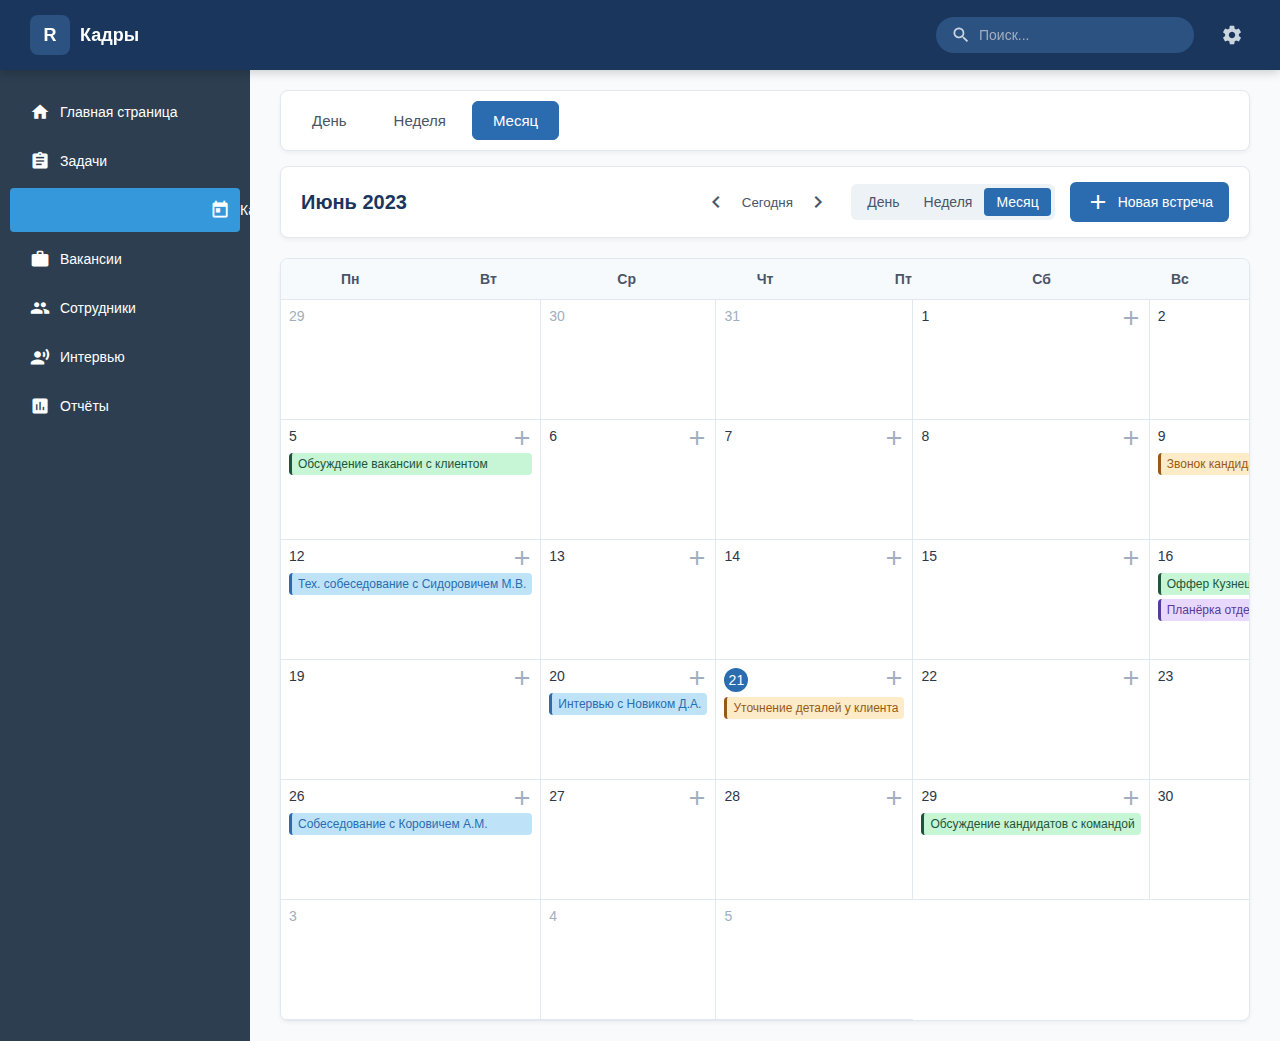
<file: calendar.html>
<!DOCTYPE html>
<html lang="ru">
<head>
    <meta charset="UTF-8">
    <meta name="viewport" content="width=device-width, initial-scale=1.0">
    <title>Календарь встреч | Кадры</title>
    <link href="https://fonts.googleapis.com/icon?family=Material+Icons" rel="stylesheet">
    <style>
        * {
            margin: 0;
            padding: 0;
            box-sizing: border-box;
            font-family: 'Segoe UI', Tahoma, Geneva, Verdana, sans-serif;
        }

        body {
            background-color: #f8fafc;
            color: #2d3748;
            min-height: 100vh;
        }

        .dashboard-container {
            display: flex;
            flex-direction: column;
            min-height: 100vh;
        }

        /* Шапка */
        .header {
            display: flex;
            justify-content: space-between;
            align-items: center;
            padding: 15px 30px;
            background-color: #1a365d;
            color: white;
            height: 70px;
            box-shadow: 0 2px 10px rgba(0, 0, 0, 0.2);
            position: sticky;
            top: 0;
            z-index: 100;
        }

        .header-left, .header-right {
            display: flex;
            align-items: center;
        }

        .logo {
            display: flex;
            align-items: center;
            gap: 10px;
        }

        .logo-icon {
            width: 40px;
            height: 40px;
            background-color: #2c5282;
            color: white;
            border-radius: 8px;
            display: flex;
            align-items: center;
            justify-content: center;
            font-weight: bold;
            font-size: 18px;
        }

        .company-name {
            font-weight: 600;
            font-size: 18px;
            color: white;
        }

        .search-box {
            display: flex;
            align-items: center;
            background-color: #2c5282;
            border-radius: 20px;
            padding: 8px 15px;
            margin-right: 20px;
            transition: all 0.3s;
        }

        .search-box:hover {
            background-color: #3182ce;
        }

        .search-box i {
            color: #cbd5e0;
            font-size: 20px;
        }

        .search-box input {
            border: none;
            background: transparent;
            margin-left: 8px;
            outline: none;
            width: 200px;
            color: white;
            font-size: 14px;
        }

        .search-box input::placeholder {
            color: #a0aec0;
        }

        .settings-btn {
            background: none;
            border: none;
            cursor: pointer;
            color: #cbd5e0;
            transition: color 0.3s;
            display: flex;
            align-items: center;
            justify-content: center;
            width: 36px;
            height: 36px;
            border-radius: 50%;
        }

        .settings-btn:hover {
            background-color: rgba(255, 255, 255, 0.1);
            color: white;
        }

        .settings-btn i {
            font-size: 22px;
        }

        /* Основное содержимое */
        .main-content {
            display: flex;
            flex: 1;
        }

        /* Боковое меню */
        .sidebar {
            width: 250px;
            background-color: #2c3e50;
            color: white;
            padding: 20px 0;
        }

        .menu-section {
            display: flex;
            flex-direction: column;
            gap: 5px;
        }

        .menu-item {
            display: flex;
            align-items: center;
            padding: 12px 20px;
            color: white;
            text-decoration: none;
            transition: background-color 0.3s ease;
            border-radius: 4px;
            margin: 0 10px;
        }

        .menu-item:hover {
            background-color: #34495e;
            color: white;
        }

        .menu-item.active {
            background-color: #3498db;
            color: white;
        }

        .menu-item i.material-icons {
            margin-right: 10px;
            font-size: 20px;
        }

        .menu-item span {
            font-size: 14px;
            font-weight: 500;
        }

        /* Область контента */
        .content-area {
            flex: 1;
            padding: 20px 30px;
            overflow-y: auto;
            background-color: #f8fafc;
        }

        /* Верхнее меню разделов */
        .section-menu {
            display: flex;
            background-color: white;
            border-radius: 8px;
            padding: 10px;
            margin-bottom: 15px;
            box-shadow: 0 2px 4px rgba(0, 0, 0, 0.05);
            border: 1px solid #e2e8f0;
            flex-wrap: wrap;
            gap: 5px;
        }

        .section-tab {
            padding: 10px 20px;
            border-radius: 6px;
            cursor: pointer;
            font-size: 15px;
            font-weight: 500;
            color: #4a5568;
            transition: all 0.2s;
            border: 1px solid transparent;
        }

        .section-tab:hover {
            background-color: #ebf8ff;
            color: #2b6cb0;
            border-color: #bee3f8;
        }

        .section-tab.active {
            background-color: #2b6cb0;
            color: white;
            border-color: #2b6cb0;
        }

        /* Календарь */
        .calendar-header {
            display: flex;
            justify-content: space-between;
            align-items: center;
            margin-bottom: 20px;
            background-color: white;
            padding: 15px 20px;
            border-radius: 8px;
            box-shadow: 0 2px 4px rgba(0, 0, 0, 0.05);
            border: 1px solid #e2e8f0;
        }

        .calendar-title {
            font-size: 20px;
            font-weight: 600;
            color: #1a365d;
        }

        .calendar-nav {
            display: flex;
            align-items: center;
            gap: 15px;
        }

        .calendar-nav-btn {
            background: none;
            border: none;
            cursor: pointer;
            color: #4a5568;
            transition: all 0.2s;
            width: 36px;
            height: 36px;
            border-radius: 50%;
            display: flex;
            align-items: center;
            justify-content: center;
        }

        .calendar-nav-btn:hover {
            background-color: #ebf8ff;
            color: #2b6cb0;
        }

        .calendar-view-selector {
            display: flex;
            background-color: #edf2f7;
            border-radius: 6px;
            padding: 4px;
        }

        .view-option {
            padding: 6px 12px;
            border-radius: 4px;
            cursor: pointer;
            font-size: 14px;
            font-weight: 500;
            color: #4a5568;
            transition: all 0.2s;
        }

        .view-option:hover {
            background-color: #e2e8f0;
        }

        .view-option.active {
            background-color: #2b6cb0;
            color: white;
        }

        .new-event-btn {
            background-color: #2b6cb0;
            color: white;
            border: none;
            border-radius: 6px;
            padding: 8px 16px;
            font-size: 14px;
            font-weight: 500;
            cursor: pointer;
            transition: background-color 0.2s;
            display: flex;
            align-items: center;
            gap: 8px;
        }

        .new-event-btn:hover {
            background-color: #2c5282;
        }

        /* Календарь (месячный вид) */
        .calendar-month {
            background-color: white;
            border-radius: 8px;
            box-shadow: 0 2px 4px rgba(0, 0, 0, 0.05);
            border: 1px solid #e2e8f0;
            overflow: hidden;
        }

        .calendar-weekdays {
            display: grid;
            grid-template-columns: repeat(7, 1fr);
            background-color: #f7fafc;
            border-bottom: 1px solid #e2e8f0;
        }

        .calendar-weekday {
            padding: 12px;
            text-align: center;
            font-size: 14px;
            font-weight: 600;
            color: #4a5568;
        }

        .calendar-days {
            display: grid;
            grid-template-columns: repeat(7, 1fr);
        }

        .calendar-day {
            min-height: 120px;
            border-right: 1px solid #e2e8f0;
            border-bottom: 1px solid #e2e8f0;
            padding: 8px;
            position: relative;
        }

        .calendar-day:last-child,
        .calendar-day:nth-child(7n) {
            border-right: none;
        }

        .calendar-day:nth-child(7n+1) {
            border-left: none;
        }

        .calendar-day-header {
            display: flex;
            justify-content: space-between;
            margin-bottom: 5px;
        }

        .day-number {
            font-size: 14px;
            font-weight: 500;
            color: #2d3748;
        }

        .day-number.today {
            background-color: #2b6cb0;
            color: white;
            width: 24px;
            height: 24px;
            border-radius: 50%;
            display: flex;
            align-items: center;
            justify-content: center;
        }

        .day-number.other-month {
            color: #a0aec0;
        }

        .add-day-event {
            width: 20px;
            height: 20px;
            border-radius: 50%;
            background: none;
            border: none;
            color: #a0aec0;
            cursor: pointer;
            display: flex;
            align-items: center;
            justify-content: center;
            transition: all 0.2s;
        }

        .add-day-event:hover {
            background-color: #ebf8ff;
            color: #2b6cb0;
        }

        .day-events {
            display: flex;
            flex-direction: column;
            gap: 4px;
        }

        .calendar-event {
            font-size: 12px;
            padding: 4px 6px;
            border-radius: 4px;
            cursor: pointer;
            overflow: hidden;
            text-overflow: ellipsis;
            white-space: nowrap;
            transition: all 0.2s;
        }

        .calendar-event:hover {
            opacity: 0.9;
        }

        .event-interview {
            background-color: #bee3f8;
            color: #2b6cb0;
            border-left: 3px solid #2b6cb0;
        }

        .event-meeting {
            background-color: #c6f6d5;
            color: #22543d;
            border-left: 3px solid #22543d;
        }

        .event-call {
            background-color: #feebc8;
            color: #975a16;
            border-left: 3px solid #975a16;
        }

        .event-other {
            background-color: #e9d8fd;
            color: #553c9a;
            border-left: 3px solid #553c9a;
        }

        /* Модальное окно создания события */
        .modal-overlay {
            position: fixed;
            top: 0;
            left: 0;
            right: 0;
            bottom: 0;
            background-color: rgba(0, 0, 0, 0.5);
            display: flex;
            align-items: center;
            justify-content: center;
            z-index: 1000;
            opacity: 0;
            visibility: hidden;
            transition: all 0.3s;
        }

        .modal-overlay.active {
            opacity: 1;
            visibility: visible;
        }

        .modal {
            background-color: white;
            border-radius: 8px;
            width: 100%;
            max-width: 500px;
            box-shadow: 0 4px 6px rgba(0, 0, 0, 0.1);
            transform: translateY(20px);
            transition: transform 0.3s;
        }

        .modal-overlay.active .modal {
            transform: translateY(0);
        }

        .modal-header {
            padding: 16px 20px;
            border-bottom: 1px solid #e2e8f0;
            display: flex;
            justify-content: space-between;
            align-items: center;
        }

        .modal-title {
            font-size: 18px;
            font-weight: 600;
            color: #1a365d;
        }

        .modal-close {
            background: none;
            border: none;
            cursor: pointer;
            color: #718096;
            width: 32px;
            height: 32px;
            border-radius: 50%;
            display: flex;
            align-items: center;
            justify-content: center;
            transition: all 0.2s;
        }

        .modal-close:hover {
            background-color: #ebf8ff;
            color: #2b6cb0;
        }

        .modal-body {
            padding: 20px;
        }

        .form-group {
            margin-bottom: 16px;
        }

        .form-label {
            display: block;
            margin-bottom: 8px;
            font-size: 14px;
            font-weight: 500;
            color: #4a5568;
        }

        .form-control {
            width: 100%;
            padding: 10px 12px;
            border: 1px solid #e2e8f0;
            border-radius: 6px;
            font-size: 14px;
            transition: border-color 0.2s;
        }

        .form-control:focus {
            outline: none;
            border-color: #2b6cb0;
        }

        .form-row {
            display: flex;
            gap: 15px;
        }

        .form-row .form-group {
            flex: 1;
        }

        .form-select {
            width: 100%;
            padding: 10px 12px;
            border: 1px solid #e2e8f0;
            border-radius: 6px;
            font-size: 14px;
            background-color: white;
            transition: border-color 0.2s;
        }

        .form-select:focus {
            outline: none;
            border-color: #2b6cb0;
        }

        .modal-footer {
            padding: 16px 20px;
            border-top: 1px solid #e2e8f0;
            display: flex;
            justify-content: flex-end;
            gap: 10px;
        }

        .btn {
            padding: 8px 16px;
            border-radius: 6px;
            font-size: 14px;
            font-weight: 500;
            cursor: pointer;
            transition: all 0.2s;
        }

        .btn-secondary {
            background-color: #e2e8f0;
            color: #4a5568;
            border: none;
        }

        .btn-secondary:hover {
            background-color: #cbd5e0;
        }

        .btn-primary {
            background-color: #2b6cb0;
            color: white;
            border: none;
        }

        .btn-primary:hover {
            background-color: #2c5282;
        }

        /* Адаптивность */
        @media (max-width: 768px) {
            .header {
                padding: 15px;
            }
            
            .search-box {
                margin-right: 10px;
            }
            
            .search-box input {
                width: 150px;
            }
            
            .content-area {
                padding: 15px;
            }
            
            .section-menu {
                flex-direction: column;
                align-items: flex-start;
            }
            
            .calendar-header {
                flex-direction: column;
                align-items: flex-start;
                gap: 15px;
            }
            
            .calendar-nav {
                width: 100%;
                justify-content: space-between;
            }
            
            .calendar-day {
                min-height: 80px;
            }
        }
    </style>
</head>
<body>
    <div class="dashboard-container">
        <!-- Шапка -->
        <header class="header">
            <div class="header-left">
                <div class="logo">
                    <div class="logo-icon">R</div>
                    <span class="company-name">Кадры</span>
                </div>
            </div>
            <div class="header-right">
                <div class="search-box">
                    <i class="material-icons">search</i>
                    <input type="text" placeholder="Поиск...">
                </div>
                <button class="settings-btn">
                    <i class="material-icons">settings</i>
                </button>
            </div>
        </header>

        <div class="main-content">
            <!-- Боковое меню -->
            <aside class="sidebar menu">
                <div class="menu-section">
                    <a href="index.html" class="menu-item">
                        <i class="material-icons">home</i>
                        <span>Главная страница</span>
                    </a>
                    <a href="tasks.html" class="menu-item">
                        <i class="material-icons">assignment</i>
                        <span>Задачи</span>
                    </a>
                    <a href="calendar.html" class="menu-item active">
                        <i class="material-icons">calendar_today</i>
                        <span>Календарь</span>
                    </a>
                    <a href="candidate-dashboard.html" class="menu-item">
                        <i class="material-icons">work</i>
                        <span>Вакансии</span>
                    </a>
                    <a href="employees.html" class="menu-item">
                        <i class="material-icons">people</i>
                        <span>Сотрудники</span>
                    </a>
                    <a href="interviews.html" class="menu-item">
                        <i class="material-icons">record_voice_over</i>
                        <span>Интервью</span>
                    </a>
                    <a href="reports.html" class="menu-item">
                        <i class="material-icons">assessment</i>
                        <span>Отчёты</span>
                    </a>
                </div>
            </aside>

            <div class="content-area">
                <!-- Верхнее меню разделов -->
                <div class="section-menu">
                    <div class="section-tab" data-section="day">День</div>
                    <div class="section-tab" data-section="week">Неделя</div>
                    <div class="section-tab active" data-section="month">Месяц</div>
                </div>

                <!-- Заголовок календаря -->
                <div class="calendar-header">
                    <h2 class="calendar-title">Июнь 2023</h2>
                    <div class="calendar-nav">
                        <button class="calendar-nav-btn">
                            <i class="material-icons">chevron_left</i>
                        </button>
                        <button class="calendar-nav-btn today-btn">Сегодня</button>
                        <button class="calendar-nav-btn">
                            <i class="material-icons">chevron_right</i>
                        </button>
                        <div class="calendar-view-selector">
                            <div class="view-option" data-view="day">День</div>
                            <div class="view-option" data-view="week">Неделя</div>
                            <div class="view-option active" data-view="month">Месяц</div>
                        </div>
                        <button class="new-event-btn" id="newEventBtn">
                            <i class="material-icons">add</i>
                            <span>Новая встреча</span>
                        </button>
                    </div>
                </div>

                <!-- Календарь (месячный вид) -->
                <div class="calendar-month">
                    <div class="calendar-weekdays">
                        <div class="calendar-weekday">Пн</div>
                        <div class="calendar-weekday">Вт</div>
                        <div class="calendar-weekday">Ср</div>
                        <div class="calendar-weekday">Чт</div>
                        <div class="calendar-weekday">Пт</div>
                        <div class="calendar-weekday">Сб</div>
                        <div class="calendar-weekday">Вс</div>
                    </div>
                    <div class="calendar-days">
                        <!-- Пустые дни (предыдущий месяц) -->
                        <div class="calendar-day other-month">
                            <div class="calendar-day-header">
                                <span class="day-number other-month">29</span>
                            </div>
                        </div>
                        <div class="calendar-day other-month">
                            <div class="calendar-day-header">
                                <span class="day-number other-month">30</span>
                            </div>
                        </div>
                        <div class="calendar-day other-month">
                            <div class="calendar-day-header">
                                <span class="day-number other-month">31</span>
                            </div>
                        </div>
                        
                        <!-- Дни текущего месяца -->
                        <div class="calendar-day">
                            <div class="calendar-day-header">
                                <span class="day-number">1</span>
                                <button class="add-day-event">
                                    <i class="material-icons">add</i>
                                </button>
                            </div>
                        </div>
                        <div class="calendar-day">
                            <div class="calendar-day-header">
                                <span class="day-number">2</span>
                                <button class="add-day-event">
                                    <i class="material-icons">add</i>
                                </button>
                            </div>
                        </div>
                        <div class="calendar-day">
                            <div class="calendar-day-header">
                                <span class="day-number">3</span>
                                <button class="add-day-event">
                                    <i class="material-icons">add</i>
                                </button>
                            </div>
                            <div class="day-events">
                                <div class="calendar-event event-interview">Собеседование с Ивановым И.П.</div>
                            </div>
                        </div>
                        <div class="calendar-day">
                            <div class="calendar-day-header">
                                <span class="day-number">4</span>
                                <button class="add-day-event">
                                    <i class="material-icons">add</i>
                                </button>
                            </div>
                        </div>
                        <div class="calendar-day">
                            <div class="calendar-day-header">
                                <span class="day-number">5</span>
                                <button class="add-day-event">
                                    <i class="material-icons">add</i>
                                </button>
                            </div>
                            <div class="day-events">
                                <div class="calendar-event event-meeting">Обсуждение вакансии с клиентом</div>
                            </div>
                        </div>
                        <div class="calendar-day">
                            <div class="calendar-day-header">
                                <span class="day-number">6</span>
                                <button class="add-day-event">
                                    <i class="material-icons">add</i>
                                </button>
                            </div>
                        </div>
                        <div class="calendar-day">
                            <div class="calendar-day-header">
                                <span class="day-number">7</span>
                                <button class="add-day-event">
                                    <i class="material-icons">add</i>
                                </button>
                            </div>
                        </div>
                        <div class="calendar-day">
                            <div class="calendar-day-header">
                                <span class="day-number">8</span>
                                <button class="add-day-event">
                                    <i class="material-icons">add</i>
                                </button>
                            </div>
                        </div>
                        <div class="calendar-day">
                            <div class="calendar-day-header">
                                <span class="day-number">9</span>
                                <button class="add-day-event">
                                    <i class="material-icons">add</i>
                                </button>
                            </div>
                            <div class="day-events">
                                <div class="calendar-event event-call">Звонок кандидату Петровой А.К.</div>
                            </div>
                        </div>
                        <div class="calendar-day">
                            <div class="calendar-day-header">
                                <span class="day-number">10</span>
                                <button class="add-day-event">
                                    <i class="material-icons">add</i>
                                </button>
                            </div>
                        </div>
                        <div class="calendar-day">
                            <div class="calendar-day-header">
                                <span class="day-number">11</span>
                                <button class="add-day-event">
                                    <i class="material-icons">add</i>
                                </button>
                            </div>
                        </div>
                        <div class="calendar-day">
                            <div class="calendar-day-header">
                                <span class="day-number">12</span>
                                <button class="add-day-event">
                                    <i class="material-icons">add</i>
                                </button>
                            </div>
                            <div class="day-events">
                                <div class="calendar-event event-interview">Тех. собеседование с Сидоровичем М.В.</div>
                            </div>
                        </div>
                        <div class="calendar-day">
                            <div class="calendar-day-header">
                                <span class="day-number">13</span>
                                <button class="add-day-event">
                                    <i class="material-icons">add</i>
                                </button>
                            </div>
                        </div>
                        <div class="calendar-day">
                            <div class="calendar-day-header">
                                <span class="day-number">14</span>
                                <button class="add-day-event">
                                    <i class="material-icons">add</i>
                                </button>
                            </div>
                        </div>
                        <div class="calendar-day">
                            <div class="calendar-day-header">
                                <span class="day-number">15</span>
                                <button class="add-day-event">
                                    <i class="material-icons">add</i>
                                </button>
                            </div>
                        </div>
                        <div class="calendar-day">
                            <div class="calendar-day-header">
                                <span class="day-number">16</span>
                                <button class="add-day-event">
                                    <i class="material-icons">add</i>
                                </button>
                            </div>
                            <div class="day-events">
                                <div class="calendar-event event-meeting">Оффер Кузнецовой Е.П.</div>
                                <div class="calendar-event event-other">Планёрка отдела</div>
                            </div>
                        </div>
                        <div class="calendar-day">
                            <div class="calendar-day-header">
                                <span class="day-number">17</span>
                                <button class="add-day-event">
                                    <i class="material-icons">add</i>
                                </button>
                            </div>
                        </div>
                        <div class="calendar-day">
                            <div class="calendar-day-header">
                                <span class="day-number">18</span>
                                <button class="add-day-event">
                                    <i class="material-icons">add</i>
                                </button>
                            </div>
                        </div>
                        <div class="calendar-day">
                            <div class="calendar-day-header">
                                <span class="day-number">19</span>
                                <button class="add-day-event">
                                    <i class="material-icons">add</i>
                                </button>
                            </div>
                        </div>
                        <div class="calendar-day">
                            <div class="calendar-day-header">
                                <span class="day-number">20</span>
                                <button class="add-day-event">
                                    <i class="material-icons">add</i>
                                </button>
                            </div>
                            <div class="day-events">
                                <div class="calendar-event event-interview">Интервью с Новиком Д.А.</div>
                            </div>
                        </div>
                        <div class="calendar-day today">
                            <div class="calendar-day-header">
                                <span class="day-number today">21</span>
                                <button class="add-day-event">
                                    <i class="material-icons">add</i>
                                </button>
                            </div>
                            <div class="day-events">
                                <div class="calendar-event event-call">Уточнение деталей у клиента</div>
                            </div>
                        </div>
                        <div class="calendar-day">
                            <div class="calendar-day-header">
                                <span class="day-number">22</span>
                                <button class="add-day-event">
                                    <i class="material-icons">add</i>
                                </button>
                            </div>
                        </div>
                        <div class="calendar-day">
                            <div class="calendar-day-header">
                                <span class="day-number">23</span>
                                <button class="add-day-event">
                                    <i class="material-icons">add</i>
                                </button>
                            </div>
                        </div>
                        <div class="calendar-day">
                            <div class="calendar-day-header">
                                <span class="day-number">24</span>
                                <button class="add-day-event">
                                    <i class="material-icons">add</i>
                                </button>
                            </div>
                        </div>
                        <div class="calendar-day">
                            <div class="calendar-day-header">
                                <span class="day-number">25</span>
                                <button class="add-day-event">
                                    <i class="material-icons">add</i>
                                </button>
                            </div>
                        </div>
                        <div class="calendar-day">
                            <div class="calendar-day-header">
                                <span class="day-number">26</span>
                                <button class="add-day-event">
                                    <i class="material-icons">add</i>
                                </button>
                            </div>
                            <div class="day-events">
                                <div class="calendar-event event-interview">Собеседование с Коровичем А.М.</div>
                            </div>
                        </div>
                        <div class="calendar-day">
                            <div class="calendar-day-header">
                                <span class="day-number">27</span>
                                <button class="add-day-event">
                                    <i class="material-icons">add</i>
                                </button>
                            </div>
                        </div>
                        <div class="calendar-day">
                            <div class="calendar-day-header">
                                <span class="day-number">28</span>
                                <button class="add-day-event">
                                    <i class="material-icons">add</i>
                                </button>
                            </div>
                        </div>
                        <div class="calendar-day">
                            <div class="calendar-day-header">
                                <span class="day-number">29</span>
                                <button class="add-day-event">
                                    <i class="material-icons">add</i>
                                </button>
                            </div>
                            <div class="day-events">
                                <div class="calendar-event event-meeting">Обсуждение кандидатов с командой</div>
                            </div>
                        </div>
                        <div class="calendar-day">
                            <div class="calendar-day-header">
                                <span class="day-number">30</span>
                                <button class="add-day-event">
                                    <i class="material-icons">add</i>
                                </button>
                            </div>
                        </div>
                        
                        <!-- Пустые дни (следующий месяц) -->
                        <div class="calendar-day other-month">
                            <div class="calendar-day-header">
                                <span class="day-number other-month">1</span>
                            </div>
                        </div>
                        <div class="calendar-day other-month">
                            <div class="calendar-day-header">
                                <span class="day-number other-month">2</span>
                            </div>
                        </div>
                        <div class="calendar-day other-month">
                            <div class="calendar-day-header">
                                <span class="day-number other-month">3</span>
                            </div>
                        </div>
                        <div class="calendar-day other-month">
                            <div class="calendar-day-header">
                                <span class="day-number other-month">4</span>
                            </div>
                        </div>
                        <div class="calendar-day other-month">
                            <div class="calendar-day-header">
                                <span class="day-number other-month">5</span>
                            </div>
                        </div>
                    </div>
                </div>
            </div>
        </div>
    </div>

    <!-- Модальное окно создания события -->
    <div class="modal-overlay" id="eventModal">
        <div class="modal">
            <div class="modal-header">
                <h3 class="modal-title">Новая встреча</h3>
                <button class="modal-close" id="closeModal">
                    <i class="material-icons">close</i>
                </button>
            </div>
            <div class="modal-body">
                <form id="eventForm">
                    <div class="form-group">
                        <label class="form-label" for="eventTitle">Название</label>
                        <input type="text" class="form-control" id="eventTitle" placeholder="Введите название встречи" required>
                    </div>
                    <div class="form-row">
                        <div class="form-group">
                            <label class="form-label" for="eventDate">Дата</label>
                            <input type="date" class="form-control" id="eventDate" required>
                        </div>
                        <div class="form-group">
                            <label class="form-label" for="eventTime">Время</label>
                            <input type="time" class="form-control" id="eventTime" required>
                        </div>
                    </div>
                    <div class="form-group">
                        <label class="form-label" for="eventType">Тип встречи</label>
                        <select class="form-select" id="eventType">
                            <option value="interview">Собеседование</option>
                            <option value="meeting">Встреча с клиентом</option>
                            <option value="call">Звонок кандидату</option>
                            <option value="other">Другое</option>
                        </select>
                    </div>
                    <div class="form-group">
                        <label class="form-label" for="eventCandidate">Кандидат</label>
                        <select class="form-select" id="eventCandidate">
                            <option value="">Выберите кандидата</option>
                            <option value="1">Иванов И.П.</option>
                            <option value="2">Петрова А.К.</option>
                            <option value="3">Сидорович М.В.</option>
                            <option value="4">Кузнецова Е.П.</option>
                            <option value="5">Новик Д.А.</option>
                            <option value="6">Семёнова О.И.</option>
                            <option value="7">Корович А.М.</option>
                            <option value="8">Лукьяненко Е.Д.</option>
                            <option value="9">Лебедев А.С.</option>
                        </select>
                    </div>
                    <div class="form-group">
                        <label class="form-label" for="eventDescription">Описание</label>
                        <textarea class="form-control" id="eventDescription" rows="3" placeholder="Дополнительная информация"></textarea>
                    </div>
                </form>
            </div>
            <div class="modal-footer">
                <button type="button" class="btn btn-secondary" id="cancelEvent">Отмена</button>
                <button type="button" class="btn btn-primary" id="saveEvent">Сохранить</button>
            </div>
        </div>
    </div>

    <script>

    </script>

    </body>
</html>
</file>
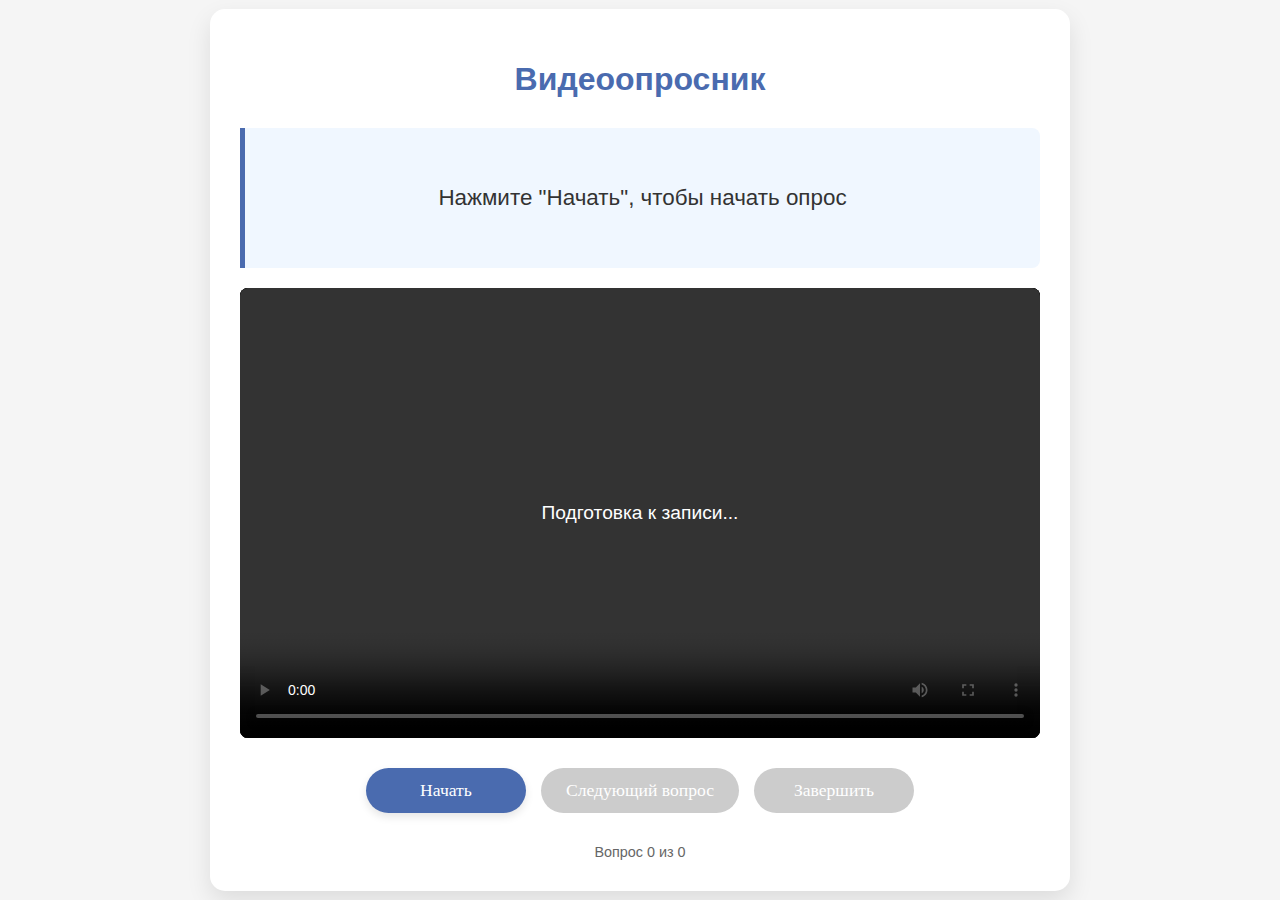
<file: opros.html>
<!DOCTYPE html>
<html lang="ru">
<head>
    <meta charset="UTF-8">
    <meta name="viewport" content="width=device-width, initial-scale=1.0">
    <title>Видеоопросник</title>
    <link rel="stylesheet" href="opros.css">
</head>
<body>
    <div class="quiz-container">
        <h1>Видеоопросник</h1>
        <div class="question-container">
            <div class="question-box" id="question-box">
                <p id="question-text">Нажмите "Начать", чтобы начать опрос</p>
            </div>
            <div class="video-container">
                <video id="live-video" autoplay muted></video>
                <video id="playback-video" controls></video>
                <div id="video-placeholder">Подготовка к записи...</div>
            </div>
        </div>
        <div class="controls">
            <button id="start-btn" class="btn">Начать</button>
            <button id="next-btn" class="btn" disabled>Следующий вопрос</button>
            <button id="finish-btn" class="btn" disabled>Завершить</button>
        </div>
        <div class="progress">
            <div class="progress-bar" id="progress-bar"></div>
            <span id="progress-text">Вопрос 0 из 0</span>
        </div>
    </div>

    <script src="opros.js"></script>
</body>
</html>
</file>
<file: opros.css>
body {
    font-family: 'Atma', cursive, Arial, sans-serif;
    background-color: #f5f5f5;
    margin: 0;
    padding: 0;
    display: flex;
    justify-content: center;
    align-items: center;
    min-height: 100vh;
    color: #333;
}

.quiz-container, .results-container {
    background-color: white;
    border-radius: 15px;
    box-shadow: 0 10px 25px rgba(0, 0, 0, 0.1);
    width: 90%;
    max-width: 800px;
    padding: 30px;
    text-align: center;
}

h1 {
    color: #4a6baf;
    margin-bottom: 30px;
}

.question-container {
    margin-bottom: 30px;
}

.question-box {
    background-color: #f0f7ff;
    border-left: 5px solid #4a6baf;
    padding: 20px;
    margin-bottom: 20px;
    border-radius: 0 8px 8px 0;
    min-height: 100px;
    display: flex;
    align-items: center;
    justify-content: center;
}

#question-text {
    font-size: 1.4rem;
    margin: 0;
}

.video-container {
    background-color: #000;
    border-radius: 8px;
    height: 0;
    padding-bottom: 56.25%;
    position: relative;
    overflow: hidden;
    margin-bottom: 20px;
}

#live-video, #playback-video {
    position: absolute;
    top: 0;
    left: 0;
    width: 100%;
    height: 100%;
    background-color: #000;
}

#video-placeholder {
    position: absolute;
    top: 50%;
    left: 50%;
    transform: translate(-50%, -50%);
    color: white;
    font-size: 1.2rem;
}

.controls {
    display: flex;
    justify-content: center;
    gap: 15px;
    margin-bottom: 20px;
    flex-wrap: wrap;
}

.btn {
    background-color: #4a6baf;
    color: white;
    border: none;
    padding: 12px 25px;
    border-radius: 50px;
    font-family: 'Atma', cursive;
    font-size: 1.1rem;
    cursor: pointer;
    transition: all 0.3s ease;
    box-shadow: 0 4px 8px rgba(0, 0, 0, 0.1);
    min-width: 160px;
}

.btn:hover {
    background-color: #3a5a9f;
    transform: translateY(-2px);
    box-shadow: 0 6px 12px rgba(0, 0, 0, 0.15);
}

.btn:disabled {
    background-color: #cccccc;
    cursor: not-allowed;
    transform: none;
    box-shadow: none;
}

.progress {
    margin-top: 20px;
}

.progress-bar {
    height: 10px;
    background-color: #e0e0e0;
    border-radius: 5px;
    margin-bottom: 10px;
    overflow: hidden;
}

#progress-bar {
    height: 100%;
    background-color: #4a6baf;
    width: 0%;
    transition: width 0.3s ease;
}

#progress-text {
    font-size: 0.9rem;
    color: #666;
}

/* Стили для страницы результатов */
.answer-item {
    background-color: #f9f9f9;
    border-radius: 8px;
    padding: 20px;
    margin-bottom: 20px;
    text-align: left;
}

.answer-question {
    font-weight: bold;
    margin-bottom: 10px;
    color: #4a6baf;
}

.answer-video {
    width: 100%;
    border-radius: 5px;
    margin-top: 10px;
}

.no-answers {
    color: #666;
    font-style: italic;
}

@font-face {
    font-family: 'Atma';
    src: url('https://fonts.googleapis.com/css2?family=Atma:wght@400;700&display=swap');
}

.video-container video {
    pointer-events: none;
}

.controls {
    position: relative;
    z-index: 10;
}
</file>
